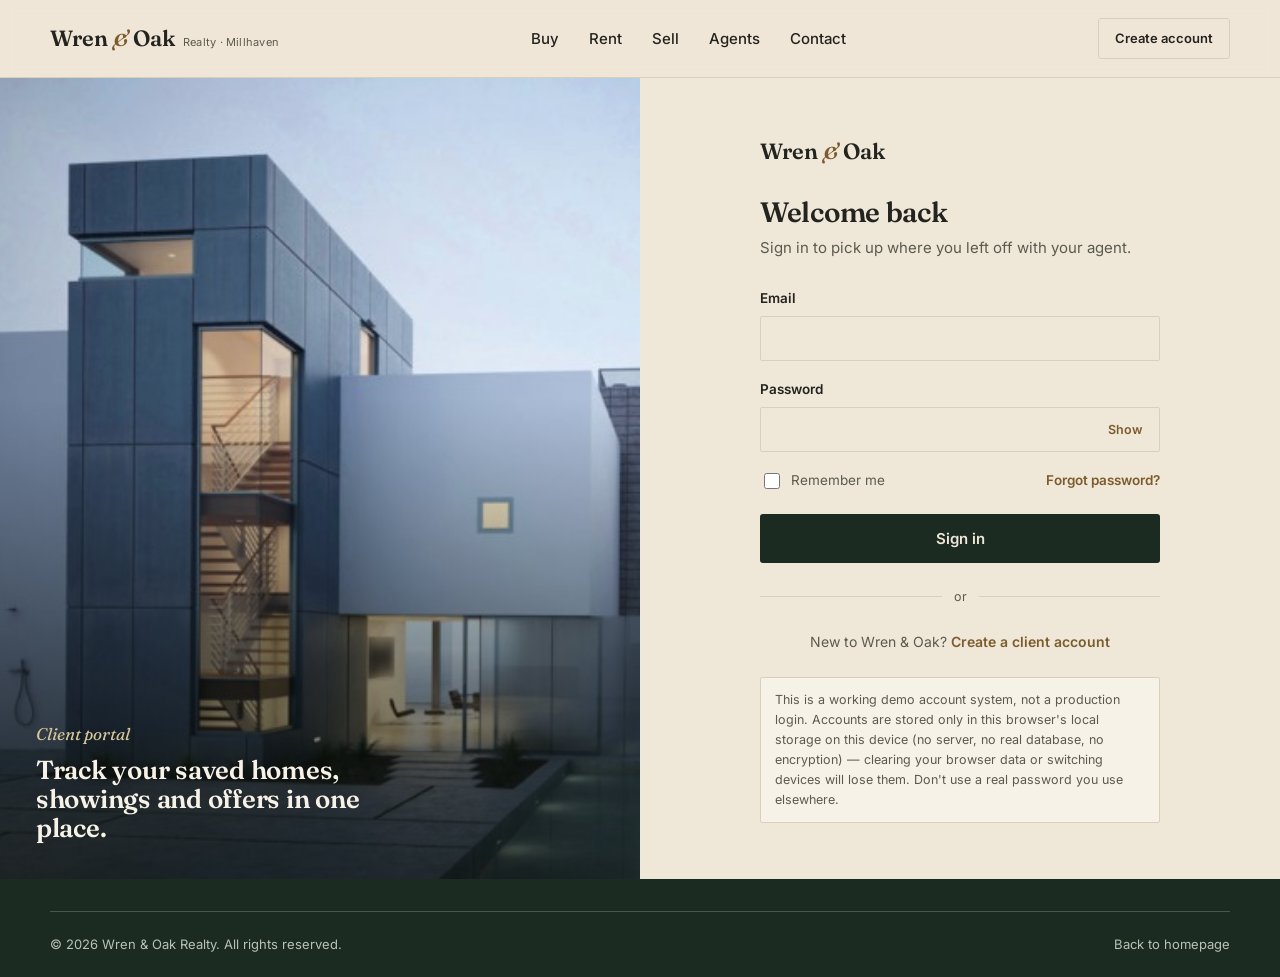
<file: wren-and-oak-realty/index.html>
<!DOCTYPE html>
<html lang="en">
<head>
<meta charset="UTF-8">
<meta name="viewport" content="width=device-width, initial-scale=1.0">
<title>Client Login — Wren &amp; Oak Realty</title>
<meta name="description" content="Sign in to your Wren & Oak Realty client account to track saved homes, showings and offers.">
<link rel="preconnect" href="https://fonts.googleapis.com">
<link rel="preconnect" href="https://fonts.gstatic.com" crossorigin>
<link href="https://fonts.googleapis.com/css2?family=Fraunces:ital,opsz,wght@0,9..144,400;0,9..144,500;0,9..144,600;1,9..144,500&family=Inter:wght@400;500;600;700&display=swap" rel="stylesheet">
<link rel="stylesheet" href="styles.css">
</head>
<body>
<a class="skip-link" href="#main">Skip to content</a>

<header class="site-header" id="siteHeader">
  <div class="container header-row">
    <a href="home.html" class="wordmark">
      <span class="mark">Wren <em>&amp;</em> Oak</span>
      <span class="sub">Realty · Millhaven</span>
    </a>
    <nav class="main-nav" aria-label="Primary">
      <ul>
        <li><a href="home.html#listings">Buy</a></li>
        <li><a href="home.html#listings">Rent</a></li>
        <li><a href="home.html#contact">Sell</a></li>
        <li><a href="home.html#agents">Agents</a></li>
        <li><a href="home.html#contact">Contact</a></li>
      </ul>
    </nav>
    <div class="header-actions">
      <a href="signup.html" class="btn btn-line btn-small">Create account</a>
    </div>
  </div>
</header>

<main id="main">
  <div class="login-shell">
    <div class="login-visual">
      <img src="[data-uri]" alt="A renovated character home on a tree-lined Alder Park street.">
      <div class="login-visual-copy">
        <p class="kicker">Client portal</p>
        <h2>Track your saved homes, showings and offers in one place.</h2>
      </div>
    </div>

    <div class="login-panel">
      <div class="login-card">
        <a href="home.html" class="wordmark"><span class="mark">Wren <em>&amp;</em> Oak</span></a>
        <h1>Welcome back</h1>
        <p class="sub-lede">Sign in to pick up where you left off with your agent.</p>

        <div class="form-status" id="formStatus" role="status"></div>

        <form class="login-form" id="loginForm" novalidate>
          <div class="field" id="field-email">
            <label for="li-email">Email</label>
            <input type="email" id="li-email" name="email" autocomplete="email" required>
            <p class="error-msg">Enter the email you signed up with.</p>
          </div>

          <div class="field" id="field-password">
            <label for="li-password">Password</label>
            <div class="password-field">
              <input type="password" id="li-password" name="password" autocomplete="current-password" required>
              <button type="button" class="password-toggle" id="passwordToggle" aria-pressed="false">Show</button>
            </div>
            <p class="error-msg">Enter your password.</p>
          </div>

          <div class="login-row-between">
            <label class="remember-check">
              <input type="checkbox" name="remember">
              Remember me
            </label>
            <a href="#" id="forgotLink">Forgot password?</a>
          </div>

          <button type="submit" class="btn btn-primary">Sign in</button>
        </form>

        <div class="login-divider">or</div>

        <p class="login-footer-note">New to Wren &amp; Oak? <a href="signup.html">Create a client account</a></p>

        <div class="demo-note">
          This is a working demo account system, not a production login. Accounts are stored only in this browser's local storage on this device (no server, no real database, no encryption) — clearing your browser data or switching devices will lose them. Don't use a real password you use elsewhere.
        </div>
      </div>
    </div>
  </div>
</main>

<footer style="padding-top:32px;">
  <div class="container footer-bottom" style="margin-top:0; border-top:1px solid var(--line-on-ink);">
    <span>&copy; <span id="year"></span> Wren &amp; Oak Realty. All rights reserved.</span>
    <span><a href="home.html" style="color:var(--muted-on-ink); text-decoration:none;">Back to homepage</a></span>
  </div>
</footer>

<script src="auth.js"></script>
<script>
(function(){
  "use strict";

  function showError(fieldId, show){
    var wrap = document.getElementById('field-' + fieldId);
    if (wrap) wrap.classList.toggle('has-error', show);
  }
  function isValidEmail(value){
    return /^[^\s@]+@[^\s@]+\.[^\s@]+$/.test(value);
  }

  var passwordInput = document.getElementById('li-password');
  var passwordToggle = document.getElementById('passwordToggle');
  passwordToggle.addEventListener('click', function(){
    var showing = passwordInput.type === 'text';
    passwordInput.type = showing ? 'password' : 'text';
    passwordToggle.textContent = showing ? 'Show' : 'Hide';
    passwordToggle.setAttribute('aria-pressed', String(!showing));
  });

  var form = document.getElementById('loginForm');
  var formStatus = document.getElementById('formStatus');

  // If already signed in, skip straight to the account page.
  if (window.WOAuth && WOAuth.isLoggedIn()){
    window.location.href = 'account.html';
  }

  form.addEventListener('submit', function(e){
    e.preventDefault();
    var email = document.getElementById('li-email').value.trim();
    var password = document.getElementById('li-password').value;
    var valid = true;

    var emailOk = isValidEmail(email);
    showError('email', !emailOk);
    if (!emailOk) valid = false;

    var passOk = password.length > 0;
    showError('password', !passOk);
    if (!passOk) valid = false;

    if (!valid){
      formStatus.textContent = 'Check the highlighted fields below.';
      formStatus.classList.add('is-visible');
      var firstError = form.querySelector('.has-error input');
      if (firstError) firstError.focus();
      return;
    }

    var remember = form.querySelector('input[name="remember"]').checked;
    var submitBtn = form.querySelector('button[type="submit"]');
    submitBtn.disabled = true;

    WOAuth.signIn(email, password, remember).then(function(result){
      if (!result.ok){
        submitBtn.disabled = false;
        if (result.reason === 'not_found'){
          formStatus.textContent = 'No account found with that email \u2014 try creating one instead.';
        } else if (result.reason === 'locked'){
          formStatus.textContent = 'Too many attempts. Try again in ' + result.retryIn + ' seconds.';
        } else if (result.reason === 'unsupported'){
          formStatus.textContent = 'Secure sign-in needs localhost or https. Open the site from your live server address (127.0.0.1) or a secure host.';
        } else {
          formStatus.textContent = 'That password doesn\u2019t match this account.';
        }
        formStatus.classList.add('is-visible');
        return;
      }

      formStatus.textContent = 'Signed in \u2014 taking you to your account\u2026';
      formStatus.classList.add('is-visible');
      window.setTimeout(function(){
        window.location.href = 'account.html';
      }, 400);
    });
  });

  document.getElementById('forgotLink').addEventListener('click', function(e){
    e.preventDefault();
    formStatus.textContent = 'In a live version, this would email you a reset link. Not wired up in this demo.';
    formStatus.classList.add('is-visible');
  });

  document.getElementById('year').textContent = new Date().getFullYear();
})();
</script>
</body>
</html>
</file>
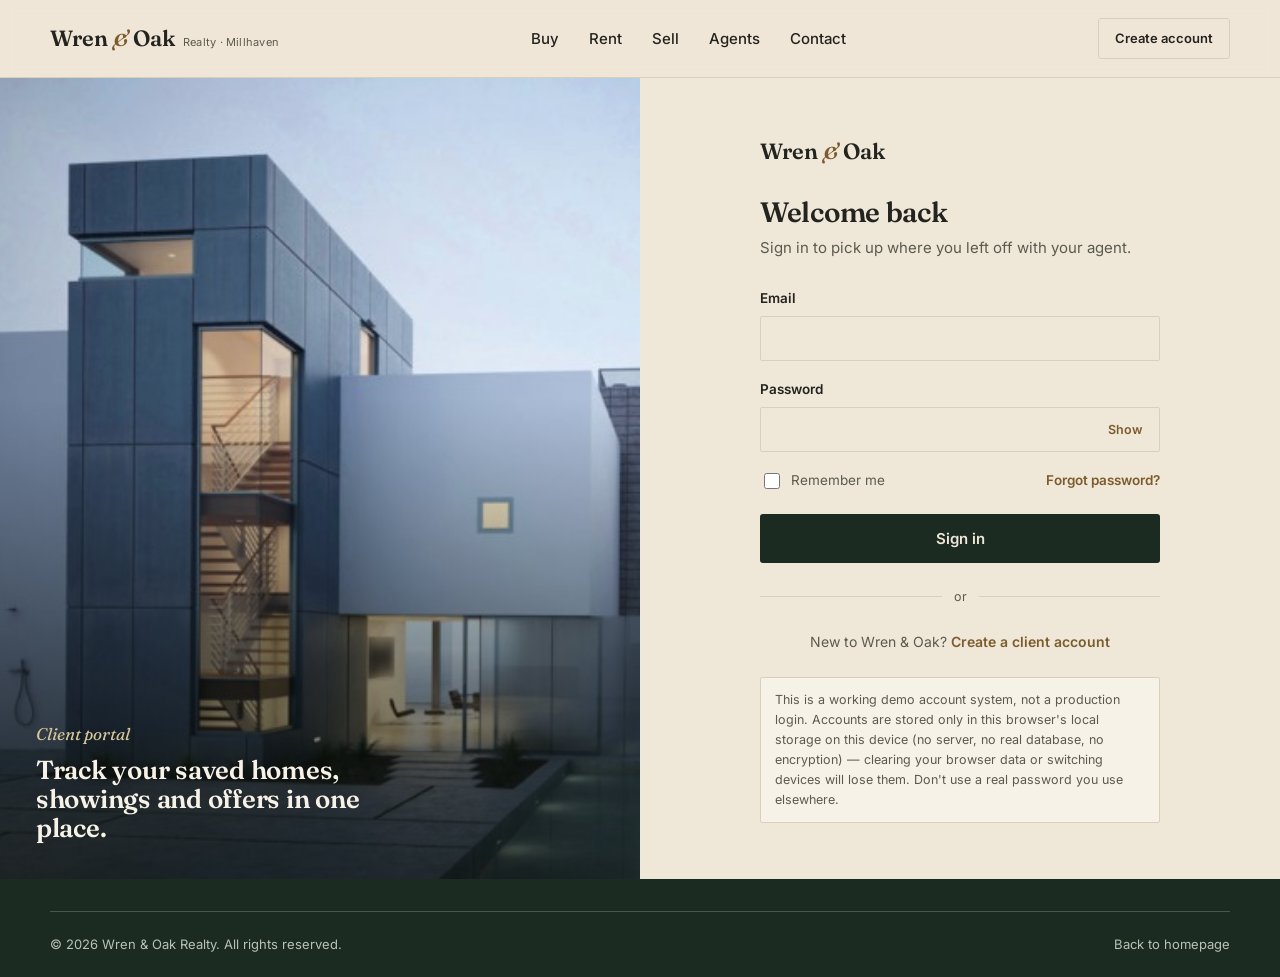
<file: wren-and-oak-realty/account.html>
<!DOCTYPE html>
<html lang="en">
<head>
<meta charset="UTF-8">
<meta name="viewport" content="width=device-width, initial-scale=1.0">
<title>My Account — Wren &amp; Oak Realty</title>
<meta name="description" content="Your Wren & Oak Realty client account — saved homes, showings and messages.">
<link rel="preconnect" href="https://fonts.googleapis.com">
<link rel="preconnect" href="https://fonts.gstatic.com" crossorigin>
<link href="https://fonts.googleapis.com/css2?family=Fraunces:ital,opsz,wght@0,9..144,400;0,9..144,500;0,9..144,600;1,9..144,500&family=Inter:wght@400;500;600;700&display=swap" rel="stylesheet">
<link rel="stylesheet" href="styles.css">
<style>
  .account-shell{ padding:64px 0 88px; }
  .account-head{ display:flex; flex-wrap:wrap; justify-content:space-between; align-items:flex-end; gap:20px; margin-bottom:40px; }
  .account-head h1{ font-size:clamp(26px,3.4vw,36px); }
  .account-head p{ color:var(--text-muted); margin-top:6px; }
  .account-grid{ display:grid; grid-template-columns:1fr; gap:24px; }
  @media (min-width:820px){ .account-grid{ grid-template-columns:1fr 1fr; } }
  .account-card{ background:var(--card-bg); border:1px solid var(--line); border-radius:2px; padding:26px; }
  .account-card h2{ font-size:19px; margin-bottom:14px; }
  .account-card ul{ list-style:none; margin:0; padding:0; }
  .account-card li{ padding:12px 0; border-top:1px solid var(--line); font-size:14.5px; display:flex; justify-content:space-between; gap:12px; }
  .account-card li:first-child{ border-top:none; }
  .account-card .muted{ color:var(--text-muted); font-size:13px; }
  .account-empty{ color:var(--text-muted); font-size:14.5px; }
  .profile-card{ display:flex; align-items:center; gap:16px; }
  .profile-avatar{
    width:52px; height:52px; border-radius:50%; background:var(--bg-ink); color:var(--text-on-ink);
    display:flex; align-items:center; justify-content:center; font-family:var(--serif); font-size:20px; flex-shrink:0;
  }
  .profile-name{ font-family:var(--serif); font-size:20px; }
  .profile-email{ color:var(--text-muted); font-size:13.5px; margin-top:2px; }
</style>
</head>
<body>
<a class="skip-link" href="#main">Skip to content</a>

<header class="site-header" id="siteHeader">
  <div class="container header-row">
    <a href="home.html" class="wordmark">
      <span class="mark">Wren <em>&amp;</em> Oak</span>
      <span class="sub">Realty · Millhaven</span>
    </a>
    <nav class="main-nav" aria-label="Primary">
      <ul>
        <li><a href="home.html#listings">Buy</a></li>
        <li><a href="home.html#listings">Rent</a></li>
        <li><a href="home.html#contact">Sell</a></li>
        <li><a href="home.html#agents">Agents</a></li>
        <li><a href="home.html#contact">Contact</a></li>
      </ul>
    </nav>
    <div class="header-actions">
      <a href="#" id="logoutLink" class="btn btn-line btn-small">Log out</a>
    </div>
  </div>
</header>

<main id="main">
  <div class="container account-shell">
    <div class="account-head">
      <div>
        <h1>Welcome back<span id="welcomeName">.</span></h1>
        <p>Here's what's on file for your account in this demo.</p>
      </div>
    </div>

    <div class="account-card profile-card" style="margin-bottom:24px;">
      <div class="profile-avatar" id="profileInitial">?</div>
      <div>
        <div class="profile-name" id="profileName">&nbsp;</div>
        <div class="profile-email" id="profileEmail">&nbsp;</div>
      </div>
    </div>

    <div class="account-grid">
      <div class="account-card">
        <h2>Saved homes</h2>
        <ul id="savedHomesList"></ul>
      </div>
      <div class="account-card">
        <h2>Upcoming showings</h2>
        <ul id="showingsList"></ul>
      </div>
    </div>

    <div class="demo-note" style="margin-top:24px;">
      This account page is a client-side demo — the data above is stored only in this browser's local storage on this device (no server, no real database). Signing out or clearing your browser data will remove it.
    </div>
  </div>
</main>

<footer style="padding-top:32px;">
  <div class="container footer-bottom" style="margin-top:0; border-top:1px solid var(--line-on-ink);">
    <span>&copy; <span id="year"></span> Wren &amp; Oak Realty. All rights reserved.</span>
    <span><a href="home.html" style="color:var(--muted-on-ink); text-decoration:none;">Back to homepage</a></span>
  </div>
</footer>

<script src="auth.js"></script>
<script>
(function(){
  "use strict";

  var account = window.WOAuth ? WOAuth.currentAccount() : null;

  // Not signed in? Send them to the login page instead of showing an empty page.
  if (!account){
    window.location.href = 'index.html';
    return;
  }

  document.getElementById('welcomeName').textContent = ', ' + account.name.split(' ')[0];
  document.getElementById('profileName').textContent = account.name;
  document.getElementById('profileEmail').textContent = account.email;
  document.getElementById('profileInitial').textContent = account.name.charAt(0).toUpperCase();

  function renderList(listEl, items, emptyText, renderItem){
    listEl.innerHTML = '';
    if (!items || items.length === 0){
      var li = document.createElement('li');
      li.className = 'account-empty';
      li.textContent = emptyText;
      listEl.appendChild(li);
      return;
    }
    items.forEach(function(item){
      var li = document.createElement('li');
      var parts = renderItem(item);
      parts.forEach(function(text, i){
        var span = document.createElement('span');
        if (i > 0) span.className = 'muted';
        span.textContent = text;
        li.appendChild(span);
      });
      listEl.appendChild(li);
    });
  }

  renderList(
    document.getElementById('savedHomesList'),
    account.savedHomes,
    'No saved homes yet — browse listings and save a few favorites.',
    function(address){ return [address, 'Saved']; }
  );

  renderList(
    document.getElementById('showingsList'),
    account.showings,
    'No showings booked yet.',
    function(showing){ return [showing.address, showing.when]; }
  );

  document.getElementById('logoutLink').addEventListener('click', function(e){
    e.preventDefault();
    WOAuth.signOut();
    window.location.href = 'index.html';
  });

  document.getElementById('year').textContent = new Date().getFullYear();
})();
</script>
</body>
</html>
</file>
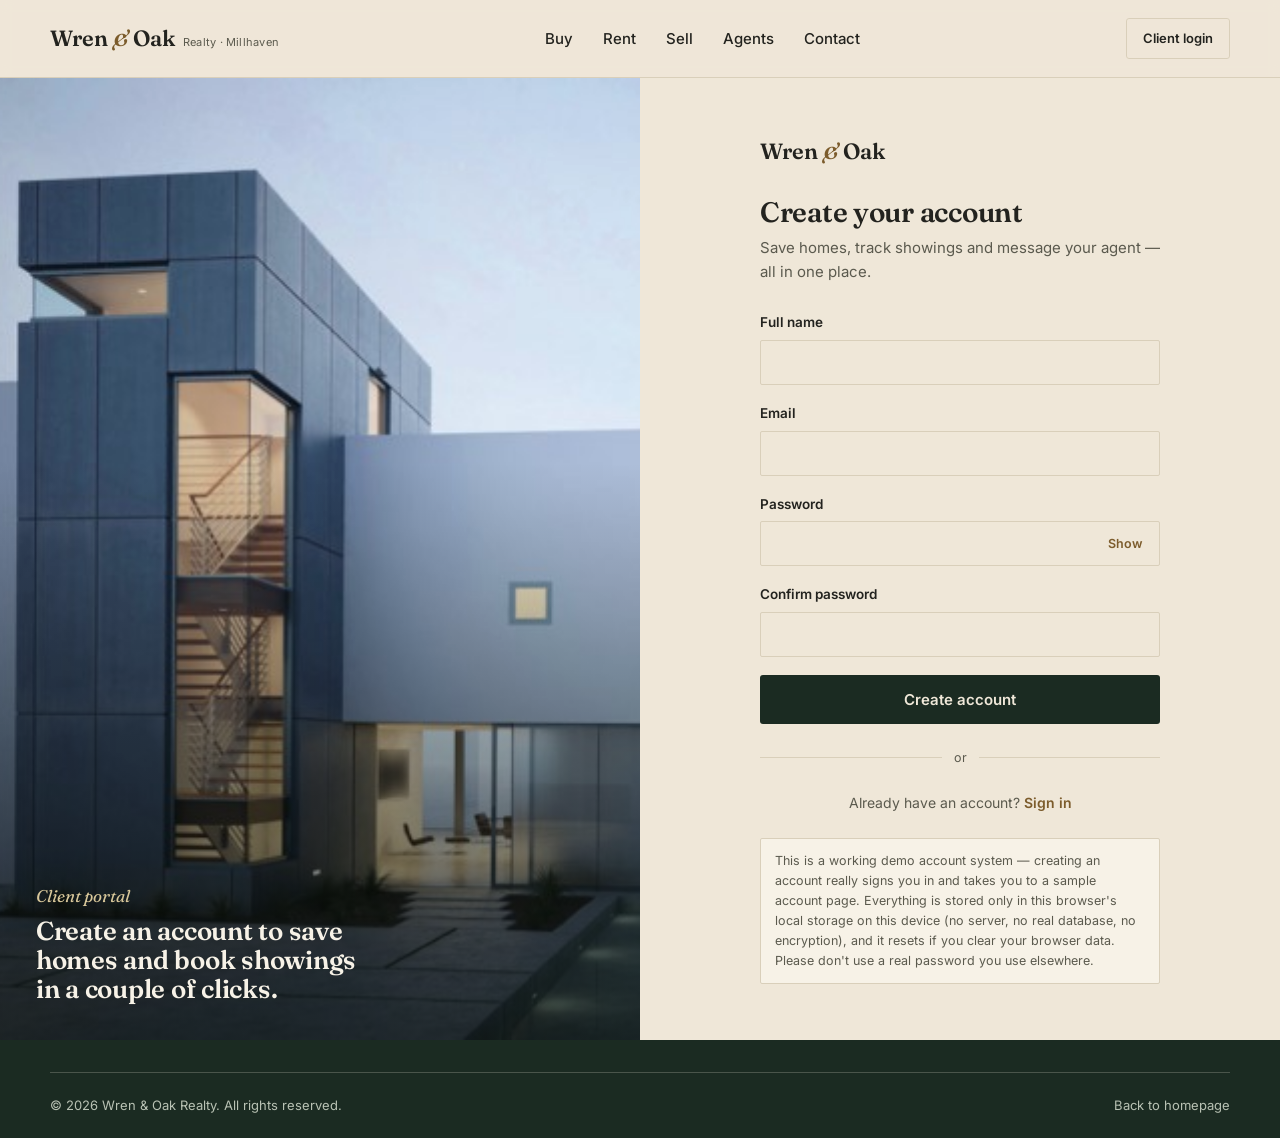
<file: wren-and-oak-realty/signup.html>
<!DOCTYPE html>
<html lang="en">
<head>
<meta charset="UTF-8">
<meta name="viewport" content="width=device-width, initial-scale=1.0">
<title>Create Account — Wren &amp; Oak Realty</title>
<meta name="description" content="Create a Wren & Oak Realty client account to track saved homes, showings and offers.">
<link rel="preconnect" href="https://fonts.googleapis.com">
<link rel="preconnect" href="https://fonts.gstatic.com" crossorigin>
<link href="https://fonts.googleapis.com/css2?family=Fraunces:ital,opsz,wght@0,9..144,400;0,9..144,500;0,9..144,600;1,9..144,500&family=Inter:wght@400;500;600;700&display=swap" rel="stylesheet">
<link rel="stylesheet" href="styles.css">
</head>
<body>
<a class="skip-link" href="#main">Skip to content</a>

<header class="site-header" id="siteHeader">
  <div class="container header-row">
    <a href="home.html" class="wordmark">
      <span class="mark">Wren <em>&amp;</em> Oak</span>
      <span class="sub">Realty · Millhaven</span>
    </a>
    <nav class="main-nav" aria-label="Primary">
      <ul>
        <li><a href="home.html#listings">Buy</a></li>
        <li><a href="home.html#listings">Rent</a></li>
        <li><a href="home.html#contact">Sell</a></li>
        <li><a href="home.html#agents">Agents</a></li>
        <li><a href="home.html#contact">Contact</a></li>
      </ul>
    </nav>
    <div class="header-actions">
      <a href="index.html" class="btn btn-line btn-small">Client login</a>
    </div>
  </div>
</header>

<main id="main">
  <div class="login-shell">
    <div class="login-visual">
      <img src="[data-uri]" alt="A renovated character home on a tree-lined Alder Park street.">
      <div class="login-visual-copy">
        <p class="kicker">Client portal</p>
        <h2>Create an account to save homes and book showings in a couple of clicks.</h2>
      </div>
    </div>

    <div class="login-panel">
      <div class="login-card">
        <a href="home.html" class="wordmark"><span class="mark">Wren <em>&amp;</em> Oak</span></a>
        <h1>Create your account</h1>
        <p class="sub-lede">Save homes, track showings and message your agent — all in one place.</p>

        <div class="form-status" id="formStatus" role="status"></div>

        <form class="login-form" id="signupForm" novalidate>
          <div class="field" id="field-name">
            <label for="su-name">Full name</label>
            <input type="text" id="su-name" name="name" autocomplete="name" required>
            <p class="error-msg">Enter your name.</p>
          </div>

          <div class="field" id="field-email">
            <label for="su-email">Email</label>
            <input type="email" id="su-email" name="email" autocomplete="email" required>
            <p class="error-msg">Enter a valid email address.</p>
          </div>

          <div class="field" id="field-password">
            <label for="su-password">Password</label>
            <div class="password-field">
              <input type="password" id="su-password" name="password" autocomplete="new-password" required>
              <button type="button" class="password-toggle" id="passwordToggle" aria-pressed="false">Show</button>
            </div>
            <p class="error-msg">Use at least 8 characters.</p>
          </div>

          <div class="field" id="field-confirm">
            <label for="su-confirm">Confirm password</label>
            <input type="password" id="su-confirm" name="confirm" autocomplete="new-password" required>
            <p class="error-msg">Passwords don't match.</p>
          </div>

          <button type="submit" class="btn btn-primary">Create account</button>
        </form>

        <div class="login-divider">or</div>

        <p class="login-footer-note">Already have an account? <a href="index.html">Sign in</a></p>

        <div class="demo-note">
          This is a working demo account system — creating an account really signs you in and takes you to a sample account page. Everything is stored only in this browser's local storage on this device (no server, no real database, no encryption), and it resets if you clear your browser data. Please don't use a real password you use elsewhere.
        </div>
      </div>
    </div>
  </div>
</main>

<footer style="padding-top:32px;">
  <div class="container footer-bottom" style="margin-top:0; border-top:1px solid var(--line-on-ink);">
    <span>&copy; <span id="year"></span> Wren &amp; Oak Realty. All rights reserved.</span>
    <span><a href="home.html" style="color:var(--muted-on-ink); text-decoration:none;">Back to homepage</a></span>
  </div>
</footer>

<script src="auth.js"></script>
<script>
(function(){
  "use strict";

  function showError(fieldId, show){
    var wrap = document.getElementById('field-' + fieldId);
    if (wrap) wrap.classList.toggle('has-error', show);
  }
  function isValidEmail(value){
    return /^[^\s@]+@[^\s@]+\.[^\s@]+$/.test(value);
  }

  var passwordInput = document.getElementById('su-password');
  var passwordToggle = document.getElementById('passwordToggle');
  passwordToggle.addEventListener('click', function(){
    var showing = passwordInput.type === 'text';
    passwordInput.type = showing ? 'password' : 'text';
    document.getElementById('su-confirm').type = showing ? 'password' : 'text';
    passwordToggle.textContent = showing ? 'Show' : 'Hide';
    passwordToggle.setAttribute('aria-pressed', String(!showing));
  });

  var form = document.getElementById('signupForm');
  var formStatus = document.getElementById('formStatus');

  // If already signed in, no need to sign up again.
  if (window.WOAuth && WOAuth.isLoggedIn()){
    window.location.href = 'account.html';
  }

  form.addEventListener('submit', function(e){
    e.preventDefault();
    var name = document.getElementById('su-name').value.trim();
    var email = document.getElementById('su-email').value.trim();
    var password = document.getElementById('su-password').value;
    var confirm = document.getElementById('su-confirm').value;
    var valid = true;

    var nameOk = name.length > 0;
    showError('name', !nameOk);
    if (!nameOk) valid = false;

    var emailOk = isValidEmail(email);
    showError('email', !emailOk);
    if (!emailOk) valid = false;

    var passOk = password.length >= 8;
    showError('password', !passOk);
    if (!passOk) valid = false;

    var confirmOk = passOk && confirm === password;
    showError('confirm', !confirmOk);
    if (!confirmOk) valid = false;

    if (!valid){
      formStatus.textContent = 'Check the highlighted fields below.';
      formStatus.classList.add('is-visible');
      var firstError = form.querySelector('.has-error input');
      if (firstError) firstError.focus();
      return;
    }

    var submitBtn = form.querySelector('button[type="submit"]');
    submitBtn.disabled = true;

    WOAuth.signUp(name, email, password, false).then(function(result){
      if (!result.ok){
        submitBtn.disabled = false;
        if (result.reason === 'exists'){
          formStatus.textContent = 'An account with that email already exists \u2014 try signing in instead.';
        } else if (result.reason === 'unsupported'){
          formStatus.textContent = 'Secure sign-up needs localhost or https. Open the site from your live server address (127.0.0.1) or a secure host.';
        } else {
          formStatus.textContent = 'Check the highlighted fields below.';
        }
        formStatus.classList.add('is-visible');
        return;
      }

      formStatus.textContent = 'Account created \u2014 taking you to your account\u2026';
      formStatus.classList.add('is-visible');
      window.setTimeout(function(){
        window.location.href = 'account.html';
      }, 500);
    });
  });

  document.getElementById('year').textContent = new Date().getFullYear();
})();
</script>
</body>
</html>
</file>
<file: wren-and-oak-realty/styles.css>
/* ---------- Tokens ---------- */
  :root{
    --bg:#EFE7D8;
    --bg-elevated:#F7F2E7;
    --bg-ink:#1B2B22;
    --text:#23231F;
    --text-on-ink:#EFE7D8;
    --text-muted:#5B5A4E;
    --muted-on-ink:#B9C2B4;
    --brass:#A2793C;
    --brass-ink:#7C5C2C;
    --clay:#8B4638;
    --sage:#6B7A5E;
    --line:#D9CFBA;
    --line-on-ink:rgba(239,231,216,.22);
    --card-bg:#F7F2E7;
    --focus:#7C5C2C;
    --radius:3px;
    --serif:'Fraunces', Georgia, 'Times New Roman', serif;
    --sans:'Inter', -apple-system, BlinkMacSystemFont, 'Segoe UI', Roboto, sans-serif;
  }
  @media (prefers-color-scheme: dark){
    :root:not([data-theme="light"]){
      --bg:#141C17; --bg-elevated:#1B2620; --bg-ink:#0D1410;
      --text:#EDE7D8; --text-on-ink:#EDE7D8; --text-muted:#AFA994;
      --muted-on-ink:#9DAA97; --line:rgba(237,231,216,.16);
      --line-on-ink:rgba(237,231,216,.14); --card-bg:#1B2620;
      --brass:#C79A55; --focus:#C79A55;
    }
  }
  :root[data-theme="dark"]{
    --bg:#141C17; --bg-elevated:#1B2620; --bg-ink:#0D1410;
    --text:#EDE7D8; --text-on-ink:#EDE7D8; --text-muted:#AFA994;
    --muted-on-ink:#9DAA97; --line:rgba(237,231,216,.16);
    --line-on-ink:rgba(237,231,216,.14); --card-bg:#1B2620;
    --brass:#C79A55; --focus:#C79A55;
  }

  *{box-sizing:border-box;}
  html{scroll-behavior:smooth;}
  @media (prefers-reduced-motion: reduce){
    html{scroll-behavior:auto;}
    *{animation-duration:0.001ms !important; transition-duration:0.001ms !important;}
  }
  body{
    margin:0; background:var(--bg); color:var(--text);
    font-family:var(--sans); font-size:16px; line-height:1.6;
    -webkit-font-smoothing:antialiased;
  }
  img{max-width:100%; display:block;}
  a{color:inherit;}
  h1,h2,h3,h4{
    font-family:var(--serif); font-weight:600; line-height:1.12; margin:0;
    letter-spacing:-0.01em;
  }
  p{margin:0;}
  .container{max-width:1180px; margin:0 auto; padding:0 24px;}
  section{padding:88px 0;}
  @media (max-width:700px){ section{padding:56px 0;} }

  a:focus-visible, button:focus-visible, input:focus-visible, textarea:focus-visible, select:focus-visible{
    outline:2px solid var(--focus); outline-offset:3px; border-radius:2px;
  }

  .eyebrow-free-kicker{ /* intentionally unused placeholder to avoid eyebrow pattern */ }

  .kicker{
    font-family:var(--serif); font-style:italic; font-size:17px;
    color:var(--brass-ink); margin-bottom:10px; display:block;
  }
  :root[data-theme="dark"] .kicker, @media (prefers-color-scheme:dark){ }
  .on-ink .kicker{ color:var(--brass); }

  .btn{
    display:inline-flex; align-items:center; gap:8px;
    font-family:var(--sans); font-weight:600; font-size:15px;
    padding:13px 22px; border-radius:var(--radius); border:1px solid transparent;
    cursor:pointer; text-decoration:none; transition:background .18s ease, color .18s ease, border-color .18s ease;
  }
  .btn-primary{ background:var(--bg-ink); color:var(--text-on-ink); }
  .btn-primary:hover{ background:var(--brass-ink); }
  .btn-line{ border-color:var(--line); color:var(--text); background:transparent; }
  .btn-line:hover{ border-color:var(--text); }
  .btn-line.on-ink{ border-color:var(--line-on-ink); color:var(--text-on-ink); }
  .btn-line.on-ink:hover{ border-color:var(--text-on-ink); }
  .btn-small{ padding:9px 16px; font-size:13px; }

  /* ---------- Skip link ---------- */
  .skip-link{
    position:absolute; left:-999px; top:0; background:var(--bg-ink); color:var(--text-on-ink);
    padding:12px 18px; z-index:200; border-radius:0 0 4px 0;
  }
  .skip-link:focus{ left:0; }

  /* ---------- Header ---------- */
  header.site-header{
    position:sticky; top:0; z-index:100; background:rgba(239,231,216,.92);
    backdrop-filter:saturate(140%) blur(6px);
    border-bottom:1px solid var(--line);
    transition:box-shadow .2s ease;
  }
  :root[data-theme="dark"] header.site-header, @media (prefers-color-scheme:dark){ header.site-header{ background:rgba(20,28,23,.9);} }
  header.site-header.is-scrolled{ box-shadow:0 6px 18px rgba(27,43,34,.08); }
  .header-row{ display:flex; align-items:center; justify-content:space-between; padding:18px 0; }
  .wordmark{ display:flex; align-items:baseline; gap:8px; text-decoration:none; }
  .wordmark .mark{
    font-family:var(--serif); font-weight:600; font-size:22px; color:var(--text);
  }
  .wordmark .mark em{ font-style:italic; color:var(--brass-ink); }
  .wordmark .sub{ font-size:11px; letter-spacing:.02em; color:var(--text-muted); font-family:var(--sans); display:none; }
  @media (min-width:560px){ .wordmark .sub{ display:inline; } }

  nav.main-nav{ display:none; }
  nav.main-nav ul{ list-style:none; display:flex; gap:2px; margin:0; padding:0; }
  nav.main-nav a{
    text-decoration:none; color:var(--text); font-size:15px; font-weight:500;
    padding:10px 14px; border-radius:var(--radius); position:relative;
  }
  nav.main-nav a::after{
    content:""; position:absolute; left:14px; right:14px; bottom:6px; height:1px;
    background:var(--brass-ink); transform:scaleX(0); transform-origin:left; transition:transform .2s ease;
  }
  nav.main-nav a:hover::after{ transform:scaleX(1); }
  @media (min-width:920px){ nav.main-nav{ display:block; } }

  .header-actions{ display:flex; align-items:center; gap:10px; }
  .header-actions .btn-line{ display:none; }
  @media (min-width:920px){ .header-actions .btn-line{ display:inline-flex; } }

  .menu-toggle{
    display:inline-flex; flex-direction:column; gap:5px; background:none; border:none; cursor:pointer;
    padding:10px; margin:-10px;
  }
  @media (min-width:920px){ .menu-toggle{ display:none; } }
  .menu-toggle span{ width:22px; height:2px; background:var(--text); display:block; transition:transform .2s ease, opacity .2s ease; }
  .menu-toggle[aria-expanded="true"] span:nth-child(1){ transform:translateY(7px) rotate(45deg); }
  .menu-toggle[aria-expanded="true"] span:nth-child(2){ opacity:0; }
  .menu-toggle[aria-expanded="true"] span:nth-child(3){ transform:translateY(-7px) rotate(-45deg); }

  /* ---------- Mobile menu ---------- */
  .mobile-menu{
    position:fixed; inset:0; background:var(--bg-ink); color:var(--text-on-ink);
    z-index:99; display:flex; flex-direction:column; justify-content:center;
    padding:32px; transform:translateY(-8px); opacity:0; visibility:hidden;
    transition:opacity .22s ease, transform .22s ease, visibility .22s;
  }
  .mobile-menu.is-open{ opacity:1; visibility:visible; transform:translateY(0); }
  .mobile-menu ul{ list-style:none; margin:0; padding:0; }
  .mobile-menu li{ border-bottom:1px solid var(--line-on-ink); }
  .mobile-menu a{
    display:block; padding:18px 4px; font-family:var(--serif); font-size:28px; text-decoration:none; color:var(--text-on-ink);
  }
  .mobile-menu .mm-actions{ margin-top:28px; display:flex; gap:12px; flex-wrap:wrap; }

  /* ---------- Hero ---------- */
  .hero{ padding-top:56px; padding-bottom:56px; }
  .hero .container{ display:grid; grid-template-columns:1fr; gap:40px; align-items:center; }
  @media (min-width:960px){ .hero .container{ grid-template-columns:1.05fr .95fr; gap:56px; } }
  .hero h1{
    font-size:clamp(34px, 6vw, 58px); max-width:14ch;
  }
  .hero h1 .accent{ font-style:italic; color:var(--brass-ink); }
  .hero .lede{
    margin-top:20px; font-size:18px; color:var(--text-muted); max-width:46ch; line-height:1.65;
  }
  .hero-figure{ position:relative; }
  .hero-figure .frame{
    border-radius:2px; overflow:hidden; border:1px solid var(--line);
    box-shadow:0 24px 48px -24px rgba(27,43,34,.35);
  }
  .hero-figure img{ width:100%; height:420px; object-fit:cover; filter:saturate(.9) contrast(1.02); }
  .hero-tag{
    position:absolute; left:18px; bottom:-18px; background:var(--bg-elevated); border:1px solid var(--line);
    padding:14px 18px; border-radius:2px; max-width:230px; font-size:13px; color:var(--text-muted);
    box-shadow:0 12px 30px -12px rgba(27,43,34,.3);
  }
  .hero-tag strong{ display:block; font-family:var(--serif); font-size:16px; color:var(--text); font-weight:600; }

  /* search card */
  .search-card{
    margin-top:34px; background:var(--bg-elevated); border:1px solid var(--line); border-radius:2px;
    padding:20px;
  }
  .search-toggle{ display:flex; gap:6px; margin-bottom:14px; }
  .search-toggle button{
    flex:1; padding:9px 10px; font-size:13px; font-weight:600; font-family:var(--sans);
    border:1px solid var(--line); background:transparent; color:var(--text-muted); cursor:pointer; border-radius:2px;
  }
  .search-toggle button[aria-pressed="true"]{ background:var(--bg-ink); color:var(--text-on-ink); border-color:var(--bg-ink); }
  .search-fields{ display:grid; gap:10px; grid-template-columns:1fr; }
  @media (min-width:560px){ .search-fields{ grid-template-columns:1.4fr 1fr auto; } }
  .search-fields input, .search-fields select{
    width:100%; font-family:var(--sans); font-size:14px; padding:12px 13px;
    border:1px solid var(--line); border-radius:2px; background:var(--bg); color:var(--text);
  }
  .search-fields button{ white-space:nowrap; }

  /* ---------- Trust strip ---------- */
  .trust{ padding:40px 0; border-top:1px solid var(--line); border-bottom:1px solid var(--line); background:var(--bg-elevated); }
  .trust .container{ display:flex; flex-wrap:wrap; align-items:center; gap:28px; justify-content:space-between; }
  .trust p{ font-size:13px; color:var(--text-muted); max-width:220px; }
  .trust-logos{ display:flex; flex-wrap:wrap; gap:28px; align-items:center; flex:1; justify-content:flex-end; }
  .trust-logos .logo-item{ display:flex; align-items:center; gap:8px; opacity:.82; }
  .trust-logos img{ height:26px; width:auto; filter:grayscale(1); }
  .trust-logos span{ font-size:12.5px; color:var(--text-muted); font-weight:500; }

  /* ---------- Section heads ---------- */
  .section-head{ display:flex; flex-wrap:wrap; justify-content:space-between; gap:24px; align-items:flex-end; margin-bottom:40px; }
  .section-head h2{ font-size:clamp(28px,3.6vw,38px); max-width:14ch; }
  .section-head .desc{ max-width:40ch; color:var(--text-muted); font-size:15.5px; }

  /* ---------- Listings ---------- */
  .filters{ display:flex; gap:8px; margin-bottom:28px; flex-wrap:wrap; }
  .filters button{
    padding:9px 16px; border-radius:20px; border:1px solid var(--line); background:transparent;
    color:var(--text-muted); font-family:var(--sans); font-size:13.5px; font-weight:600; cursor:pointer;
  }
  .filters button[aria-pressed="true"]{ background:var(--bg-ink); border-color:var(--bg-ink); color:var(--text-on-ink); }

  .listing-grid{ display:grid; grid-template-columns:1fr; gap:26px; }
  @media (min-width:640px){ .listing-grid{ grid-template-columns:1fr 1fr; } }
  @media (min-width:1040px){ .listing-grid{ grid-template-columns:repeat(4,1fr); } }
  .listing-card{
    background:var(--card-bg); border:1px solid var(--line); border-radius:2px; overflow:hidden;
    transition:transform .2s ease, box-shadow .2s ease;
  }
  .listing-card:hover{ transform:translateY(-4px); box-shadow:0 18px 34px -20px rgba(27,43,34,.4); }
  .listing-card.is-hidden{ display:none; }
  .listing-media{ position:relative; overflow:hidden; }
  .listing-media img{ width:100%; height:190px; object-fit:cover; transition:transform .4s ease; }
  .listing-card:hover .listing-media img{ transform:scale(1.05); }
  .listing-badge{
    position:absolute; top:12px; left:12px; background:var(--bg-elevated); border:1px solid var(--line);
    font-size:11.5px; font-weight:700; letter-spacing:.02em; padding:5px 10px; border-radius:20px; color:var(--text);
  }
  .listing-badge.rent{ background:var(--sage); color:#fff; border-color:var(--sage); }
  .listing-body{ padding:18px; }
  .listing-body h3{ font-size:19px; margin-bottom:4px; }
  .listing-addr{ font-size:13.5px; color:var(--text-muted); margin-bottom:12px; }
  .listing-price{ font-family:var(--serif); font-size:20px; color:var(--brass-ink); margin-bottom:10px; }
  .listing-price del{ font-family:var(--sans); font-size:13px; color:var(--text-muted); font-weight:400; margin-left:8px; }
  .listing-meta{ display:flex; gap:14px; font-size:12.5px; color:var(--text-muted); border-top:1px solid var(--line); padding-top:12px; }

  .listings-more{ margin-top:36px; text-align:right; }

  /* ---------- Value props ---------- */
  .values{ background:var(--bg-ink); color:var(--text-on-ink); }
  .values .section-head h2, .values .section-head .desc{ color:var(--text-on-ink); }
  .values .section-head .desc{ color:var(--muted-on-ink); }
  .value-list{ display:grid; grid-template-columns:1fr; }
  @media (min-width:760px){ .value-list{ grid-template-columns:1fr 1fr; } }
  .value-item{
    padding:28px 0; border-top:1px solid var(--line-on-ink);
  }
  .value-list > .value-item:nth-child(odd){ padding-right:32px; }
  .value-list > .value-item:nth-child(even){ padding-left:0; }
  @media (min-width:760px){ .value-list > .value-item:nth-child(even){ padding-left:32px; border-left:1px solid var(--line-on-ink); } }
  .value-item h3{ font-size:21px; margin-bottom:10px; color:var(--text-on-ink); }
  .value-item p{ color:var(--muted-on-ink); font-size:15px; }

  /* ---------- Neighborhoods ---------- */
  .neigh-wrap{ display:grid; grid-template-columns:1fr; gap:44px; align-items:start; }
  @media (min-width:900px){ .neigh-wrap{ grid-template-columns:.9fr 1.1fr; } }
  .pill-grid{ display:flex; flex-wrap:wrap; gap:10px; }
  .pill{
    border:1px solid var(--line); border-radius:20px; padding:10px 16px; font-size:14px;
    background:var(--bg-elevated);
  }
  .pill strong{ font-family:var(--serif); font-weight:600; }
  .neigh-copy p{ color:var(--text-muted); font-size:16.5px; line-height:1.75; }
  .neigh-copy p + p{ margin-top:16px; }

  /* ---------- Agents ---------- */
  .agent-grid{ display:grid; grid-template-columns:1fr; gap:30px; }
  @media (min-width:700px){ .agent-grid{ grid-template-columns:repeat(3,1fr); } }
  .agent-card img{ width:100%; height:280px; object-fit:cover; border-radius:2px; filter:saturate(.92); }
  .agent-card h3{ font-size:20px; margin-top:16px; }
  .agent-card .role{ font-size:13.5px; color:var(--brass-ink); font-weight:600; margin-top:2px; display:block; }
  .agent-card p.bio{ color:var(--text-muted); font-size:15px; margin-top:10px; }

  /* ---------- Reviews ---------- */
  .review-grid{ display:grid; grid-template-columns:1fr; gap:26px; }
  @media (min-width:760px){ .review-grid{ grid-template-columns:repeat(3,1fr); } }
  .review-card{ background:var(--card-bg); border:1px solid var(--line); border-radius:2px; padding:26px; }
  .review-card .quote{ font-family:var(--serif); font-size:18px; line-height:1.5; color:var(--text); }
  .review-who{ display:flex; align-items:center; gap:12px; margin-top:20px; }
  .review-who img{ width:44px; height:44px; border-radius:50%; object-fit:cover; }
  .review-who span{ font-size:13.5px; color:var(--text-muted); font-weight:600; }

  /* ---------- CTA band ---------- */
  .cta-band{
    background:var(--card-bg); border:1px solid var(--line); border-radius:2px;
    padding:44px; display:flex; flex-wrap:wrap; gap:24px; align-items:center; justify-content:space-between;
  }
  .cta-band h2{ font-size:clamp(24px,3vw,32px); max-width:18ch; }
  .cta-band .actions{ display:flex; gap:12px; flex-wrap:wrap; }

  /* ---------- Contact ---------- */
  .contact-wrap{ display:grid; grid-template-columns:1fr; gap:44px; }
  @media (min-width:920px){ .contact-wrap{ grid-template-columns:.85fr 1.15fr; } }
  .office-card{ border:1px solid var(--line); background:var(--bg-elevated); padding:28px; border-radius:2px; }
  .office-card dl{ margin:18px 0 0; }
  .office-card dt{ font-size:12.5px; text-transform:none; color:var(--text-muted); margin-top:16px; }
  .office-card dt:first-of-type{ margin-top:0; }
  .office-card dd{ margin:2px 0 0; font-size:15.5px; }
  .office-hours{ margin-top:20px; border-top:1px solid var(--line); padding-top:18px; }
  .office-hours div{ display:flex; justify-content:space-between; font-size:14px; padding:4px 0; color:var(--text-muted); }

  form.contact-form{ border:1px solid var(--line); background:var(--card-bg); padding:28px; border-radius:2px; }
  .form-row{ display:grid; grid-template-columns:1fr; gap:16px; }
  @media (min-width:560px){ .form-row.two{ grid-template-columns:1fr 1fr; } }
  .field{ margin-bottom:16px; }
  .field label{ display:block; font-size:13.5px; font-weight:600; margin-bottom:6px; }
  .field .hint{ font-size:12px; color:var(--text-muted); margin-top:4px; }
  .field input, .field select, .field textarea{
    width:100%; padding:12px 13px; border:1px solid var(--line); border-radius:2px;
    font-family:var(--sans); font-size:15px; background:var(--bg); color:var(--text);
  }
  .field textarea{ min-height:120px; resize:vertical; }
  .field.has-error input, .field.has-error textarea, .field.has-error select{ border-color:var(--clay); }
  .field .error-msg{ display:none; color:var(--clay); font-size:12.5px; margin-top:5px; }
  .field.has-error .error-msg{ display:block; }
  .form-status{
    display:none; margin-bottom:16px; padding:12px 14px; border-radius:2px; font-size:14px;
    background:rgba(107,122,94,.14); border:1px solid var(--sage); color:var(--text);
  }
  .form-status.is-visible{ display:block; }

  /* ---------- Footer ---------- */
  footer{ background:var(--bg-ink); color:var(--text-on-ink); padding-top:64px; }
  .footer-grid{ display:grid; grid-template-columns:1fr; gap:36px; }
  @media (min-width:760px){ .footer-grid{ grid-template-columns:1.3fr repeat(3,1fr); } }
  .footer-grid h4{ font-family:var(--sans); font-size:13px; font-weight:700; color:var(--text-on-ink); margin-bottom:14px; }
  .footer-grid ul{ list-style:none; margin:0; padding:0; }
  .footer-grid li{ margin-bottom:9px; }
  .footer-grid a{ text-decoration:none; color:var(--muted-on-ink); font-size:14.5px; }
  .footer-grid a:hover{ color:var(--text-on-ink); }
  .footer-brand .wordmark .mark{ color:var(--text-on-ink); }
  .footer-brand p{ color:var(--muted-on-ink); font-size:14px; margin-top:14px; max-width:32ch; }
  .newsletter{ margin-top:18px; display:flex; gap:8px; flex-wrap:wrap; }
  .newsletter input{
    flex:1; min-width:180px; padding:10px 12px; border-radius:2px; border:1px solid var(--line-on-ink);
    background:transparent; color:var(--text-on-ink); font-size:14px;
  }
  .newsletter input::placeholder{ color:var(--muted-on-ink); }
  .footer-bottom{
    margin-top:48px; border-top:1px solid var(--line-on-ink); padding:22px 0; font-size:13px;
    color:var(--muted-on-ink); display:flex; flex-wrap:wrap; gap:12px; justify-content:space-between;
  }
  .fair-housing{ font-size:12.5px; color:var(--muted-on-ink); max-width:64ch; margin-top:10px; line-height:1.6; }

  .visually-hidden{
    position:absolute; width:1px; height:1px; padding:0; margin:-1px; overflow:hidden;
    clip:rect(0,0,0,0); white-space:nowrap; border:0;
  }


/* ---------- Login page ---------- */
.login-shell{
  min-height:calc(100vh - 130px);
  display:grid; grid-template-columns:1fr; align-items:stretch;
}
@media (min-width:900px){ .login-shell{ grid-template-columns:1fr 1fr; } }

.login-visual{
  position:relative; display:none; min-height:280px;
}
@media (min-width:900px){ .login-visual{ display:block; } }
.login-visual img{ width:100%; height:100%; object-fit:cover; filter:saturate(.88) contrast(1.02); position:absolute; inset:0; }
.login-visual::after{
  content:""; position:absolute; inset:0;
  background:linear-gradient(180deg, rgba(27,43,34,0) 40%, rgba(13,20,16,.72) 100%);
}
.login-visual-copy{
  position:absolute; left:36px; right:36px; bottom:36px; z-index:2; color:#EFE7D8;
}
.login-visual-copy p.kicker{ color:#D8C79A; margin-bottom:8px; }
.login-visual-copy h2{ color:#F7F2E7; font-size:26px; max-width:20ch; }

.login-panel{
  display:flex; align-items:center; justify-content:center; padding:56px 24px;
}
.login-card{ width:100%; max-width:400px; }
.login-card .wordmark{ margin-bottom:28px; display:inline-flex; }
.login-card h1{ font-size:28px; margin-bottom:8px; }
.login-card .sub-lede{ color:var(--text-muted); font-size:15px; margin-bottom:28px; }

.login-form .field{ margin-bottom:18px; }
.password-field{ position:relative; }
.password-field input{ padding-right:64px; }
.password-toggle{
  position:absolute; right:8px; top:8px; bottom:8px; padding:0 10px;
  background:none; border:none; cursor:pointer; font-size:12.5px; font-weight:600;
  color:var(--brass-ink); font-family:var(--sans);
}

.login-row-between{
  display:flex; align-items:center; justify-content:space-between; gap:12px;
  margin-bottom:22px; font-size:13.5px; flex-wrap:wrap;
}
.remember-check{ display:flex; align-items:center; gap:8px; color:var(--text-muted); }
.remember-check input{ width:16px; height:16px; accent-color:var(--brass-ink); }
.login-row-between a{ color:var(--brass-ink); text-decoration:none; font-weight:600; }
.login-row-between a:hover{ text-decoration:underline; }

.login-form .btn-primary{ width:100%; justify-content:center; padding:14px; }

.login-divider{
  display:flex; align-items:center; gap:12px; margin:24px 0; color:var(--text-muted); font-size:12.5px;
}
.login-divider::before, .login-divider::after{ content:""; flex:1; height:1px; background:var(--line); }

.login-footer-note{ text-align:center; font-size:14px; color:var(--text-muted); margin-top:4px; }
.login-footer-note a{ color:var(--brass-ink); font-weight:600; text-decoration:none; }
.login-footer-note a:hover{ text-decoration:underline; }

.demo-note{
  margin-top:24px; padding:12px 14px; border:1px solid var(--line); border-radius:2px;
  background:var(--bg-elevated); font-size:12.5px; color:var(--text-muted); line-height:1.6;
}
</file>
